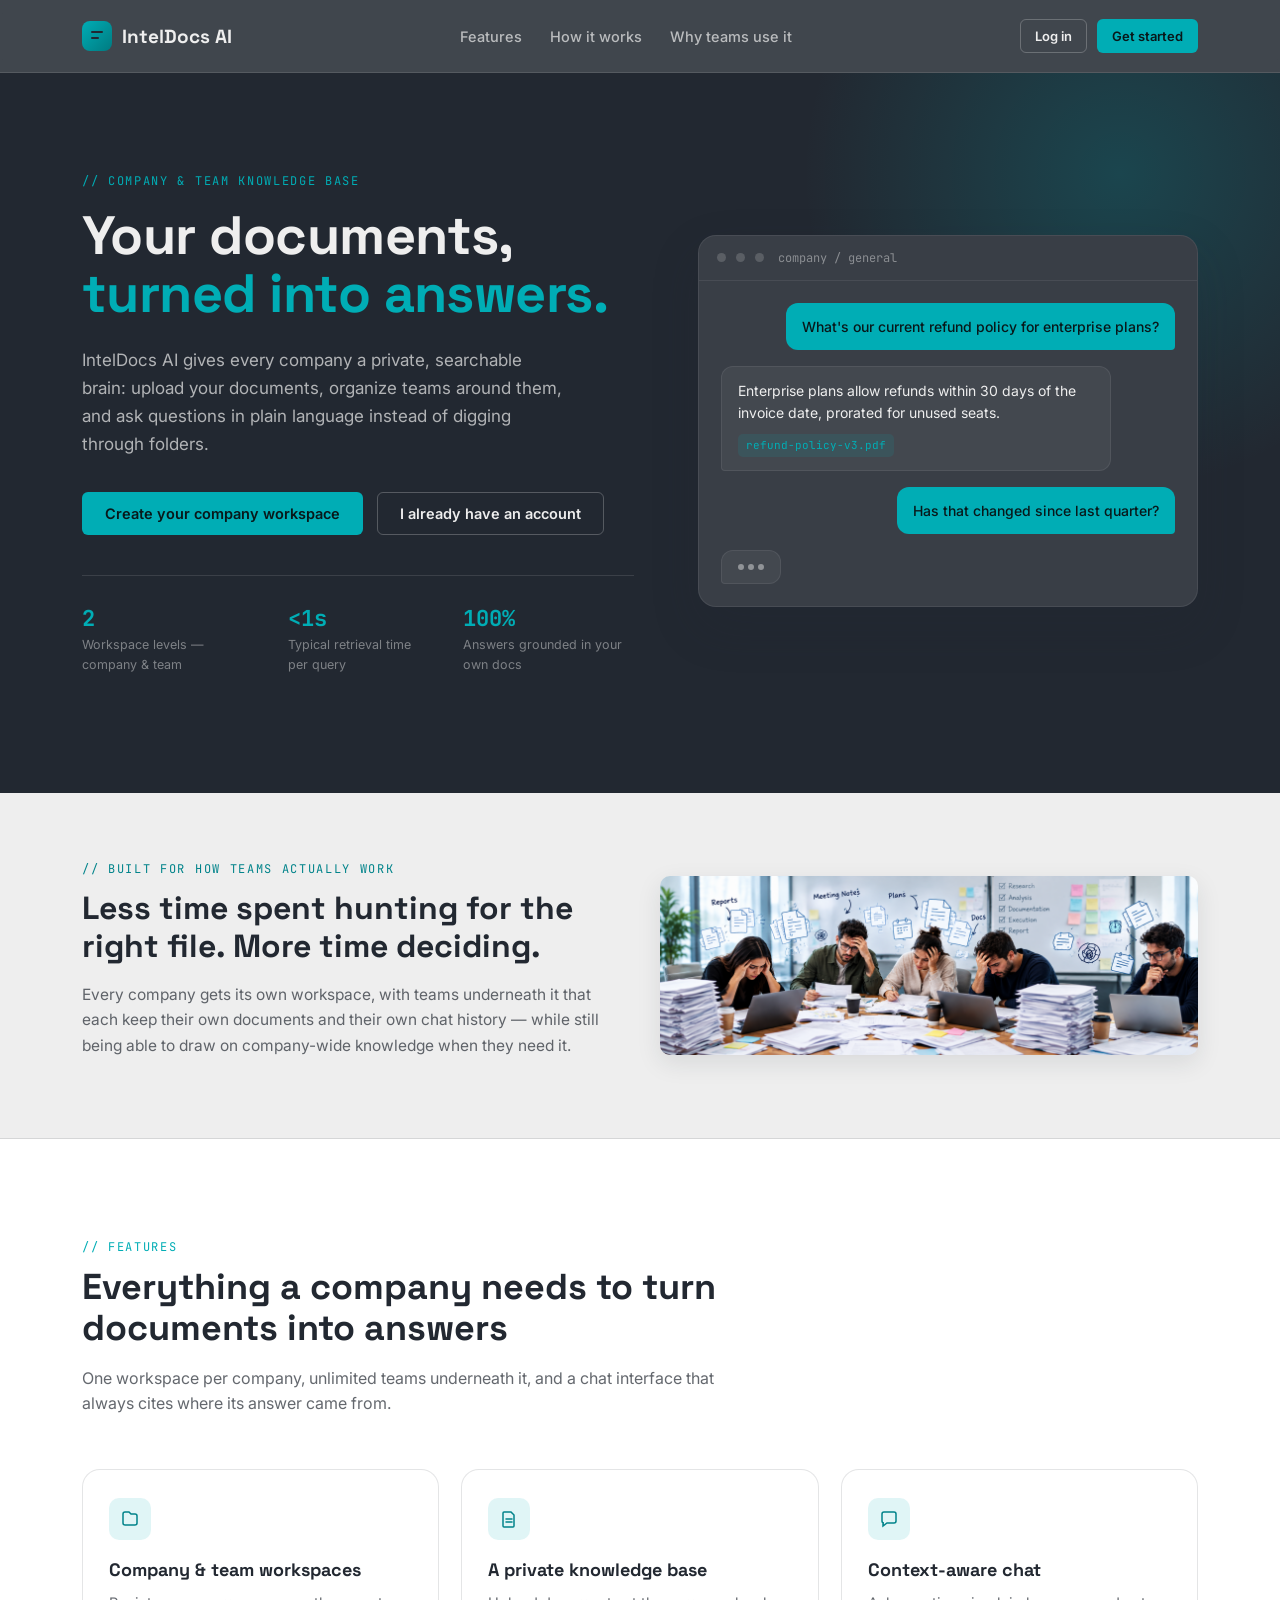
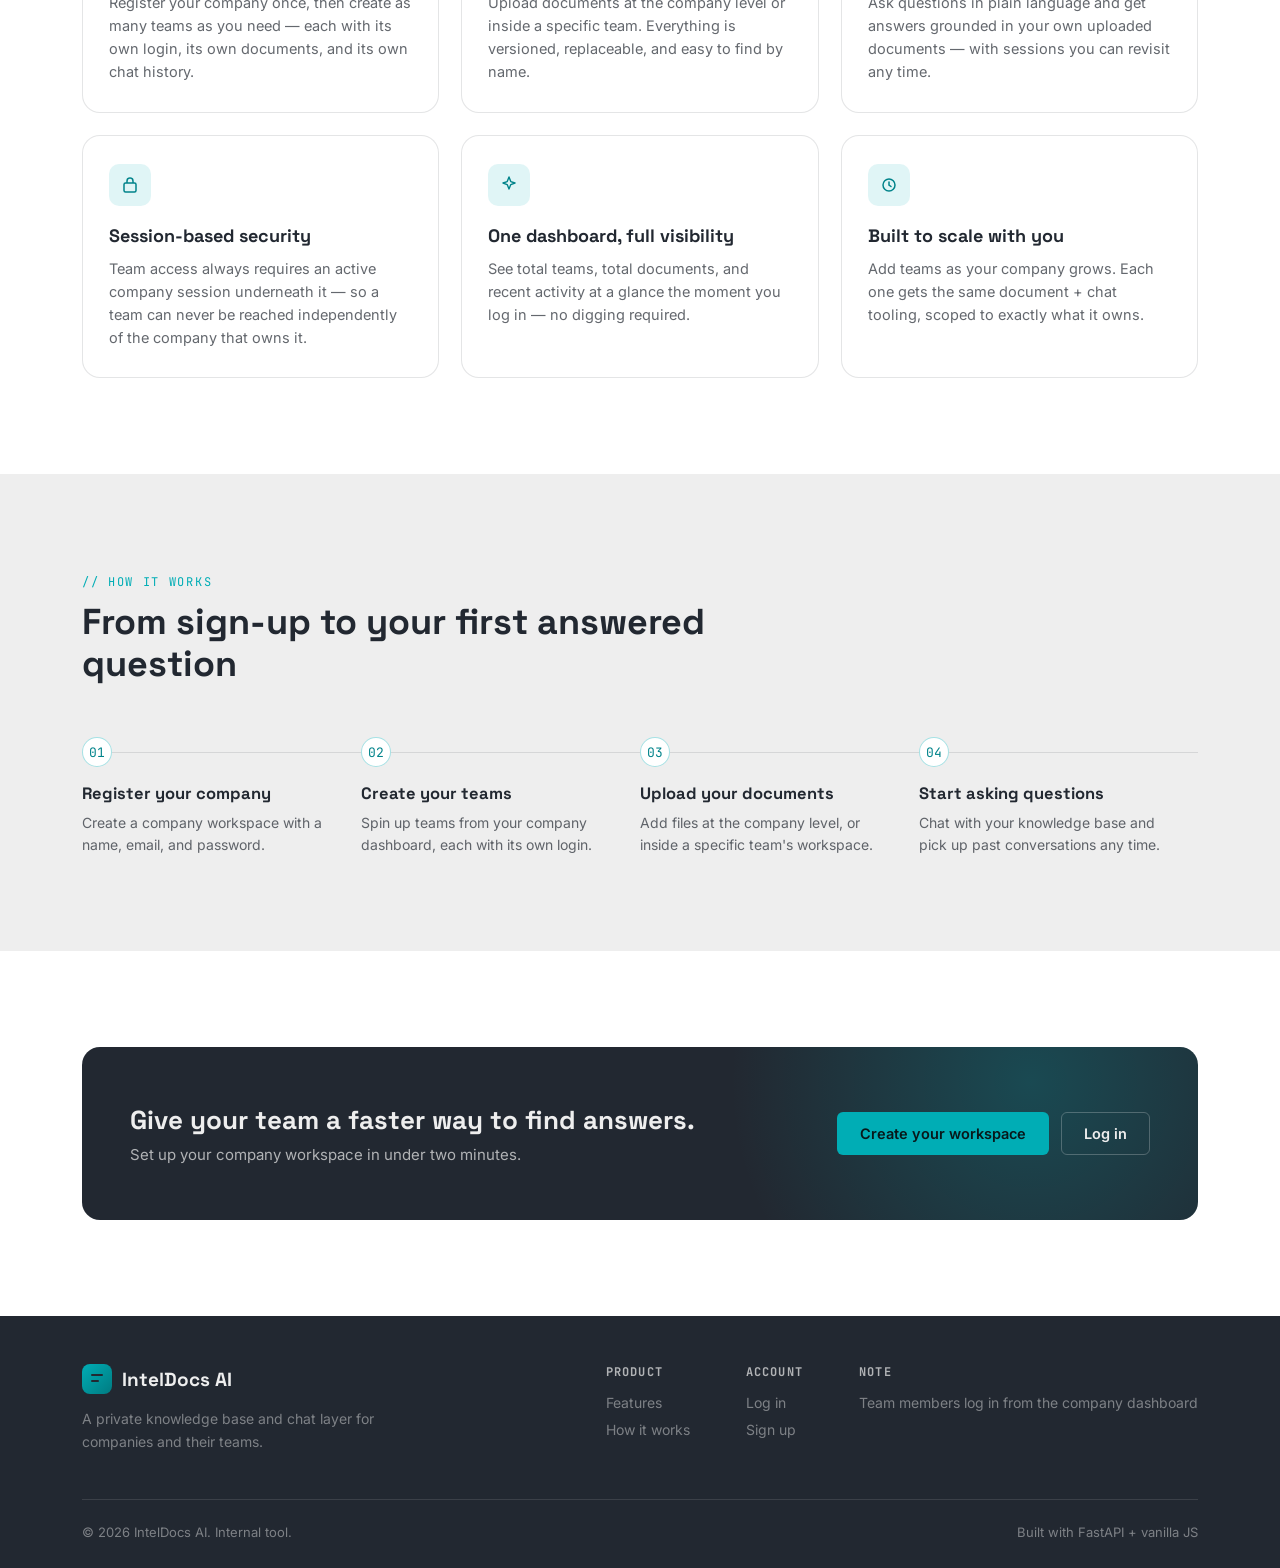
<file: frontend/index.html>
<!DOCTYPE html>
<html lang="en">
<head>
<meta charset="UTF-8" />
<meta name="viewport" content="width=device-width, initial-scale=1.0" />
<title>IntelDocs AI — Ask your company's knowledge, not a search bar</title>
<link rel="stylesheet" href="css/style.css" />
</head>
<body>

<!-- ============ NAV ============ -->
<header class="nav">
  <div class="container nav-inner">
    <a href="#" class="brand"><span class="brand-mark"></span> IntelDocs AI</a>
    <nav class="nav-links">
      <a href="#features">Features</a>
      <a href="#how-it-works">How it works</a>
      <a href="#proof">Why teams use it</a>
    </nav>
    <div class="nav-actions">
      <button class="btn btn-ghost-invert btn-sm" id="openLogin">Log in</button>
      <button class="btn btn-primary btn-sm" id="openSignup">Get started</button>
    </div>
    <button class="nav-toggle" id="navToggle" aria-label="Menu">
      <svg width="20" height="20" viewBox="0 0 20 20" fill="none"><path d="M2 5h16M2 10h16M2 15h16" stroke="currentColor" stroke-width="1.6" stroke-linecap="round"/></svg>
    </button>
  </div>
</header>

<!-- ============ HERO ============ -->
<section class="hero">
  <div class="container hero-grid">
    <div class="hero-copy">
      <span class="eyebrow">// Company &amp; team knowledge base</span>
      <h1>Your documents, <span class="accent">turned into answers.</span></h1>
      <p>IntelDocs AI gives every company a private, searchable brain: upload your documents, organize teams around them, and ask questions in plain language instead of digging through folders.</p>
      <div class="hero-actions">
        <button class="btn btn-primary" id="heroSignup">Create your company workspace</button>
        <button class="btn btn-ghost-invert" id="heroLogin">I already have an account</button>
      </div>
      <div class="hero-meta">
        <div><strong>2</strong><span>Workspace levels — company &amp; team</span></div>
        <div><strong>&lt;1s</strong><span>Typical retrieval time per query</span></div>
        <div><strong>100%</strong><span>Answers grounded in your own docs</span></div>
      </div>
    </div>
    <div class="chat-mock" aria-hidden="true">
      <div class="chat-mock-head">
        <span class="chat-mock-dot"></span><span class="chat-mock-dot"></span><span class="chat-mock-dot"></span>
        <span class="chat-mock-title">company / general</span>
      </div>
      <div class="chat-mock-body">
        <div class="bubble bubble-user">What's our current refund policy for enterprise plans?</div>
        <div class="bubble bubble-ai">
          Enterprise plans allow refunds within 30 days of the invoice date, prorated for unused seats.
          <span class="cite">refund-policy-v3.pdf</span>
        </div>
        <div class="bubble bubble-user">Has that changed since last quarter?</div>
        <div class="chat-mock-typing"><span></span><span></span><span></span></div>
      </div>
    </div>
  </div>
</section>

<!-- ============ PROOF STRIP ============ -->
<section class="proof" id="proof">
  <div class="container proof-grid">
    <div class="proof-text">
      <span class="eyebrow">// Built for how teams actually work</span>
      <h2>Less time spent hunting for the right file. More time deciding.</h2>
      <p>Every company gets its own workspace, with teams underneath it that each keep their own documents and their own chat history — while still being able to draw on company-wide knowledge when they need it.</p>
    </div>
    <div class="proof-images">
      <img src="images/ChatGPT%20Image%20Sep%208,%202026,%2004_44_32%20PM.png" alt="A team organizing reports, meeting notes, plans, and documents" />
    </div>
  </div>
</section>

<!-- ============ FEATURES ============ -->
<section class="section section-alt" id="features">
  <div class="container">
    <div class="section-head">
      <span class="eyebrow">// Features</span>
      <h2>Everything a company needs to turn documents into answers</h2>
      <p>One workspace per company, unlimited teams underneath it, and a chat interface that always cites where its answer came from.</p>
    </div>
    <div class="feature-grid">
      <div class="feature-card">
        <div class="feature-icon"><svg width="20" height="20" viewBox="0 0 20 20" fill="none"><path d="M3 5a2 2 0 012-2h4l2 2h4a2 2 0 012 2v7a2 2 0 01-2 2H5a2 2 0 01-2-2V5z" stroke="currentColor" stroke-width="1.5"/></svg></div>
        <h3>Company &amp; team workspaces</h3>
        <p>Register your company once, then create as many teams as you need — each with its own login, its own documents, and its own chat history.</p>
      </div>
      <div class="feature-card">
        <div class="feature-icon"><svg width="20" height="20" viewBox="0 0 20 20" fill="none"><path d="M5 3h7l3 3v11a1 1 0 01-1 1H5a1 1 0 01-1-1V4a1 1 0 011-1z" stroke="currentColor" stroke-width="1.5"/><path d="M7 10h6M7 13h6" stroke="currentColor" stroke-width="1.5" stroke-linecap="round"/></svg></div>
        <h3>A private knowledge base</h3>
        <p>Upload documents at the company level or inside a specific team. Everything is versioned, replaceable, and easy to find by name.</p>
      </div>
      <div class="feature-card">
        <div class="feature-icon"><svg width="20" height="20" viewBox="0 0 20 20" fill="none"><path d="M3 5a2 2 0 012-2h10a2 2 0 012 2v7a2 2 0 01-2 2H8l-4 3v-3H5a2 2 0 01-2-2V5z" stroke="currentColor" stroke-width="1.5"/></svg></div>
        <h3>Context-aware chat</h3>
        <p>Ask questions in plain language and get answers grounded in your own uploaded documents — with sessions you can revisit any time.</p>
      </div>
      <div class="feature-card">
        <div class="feature-icon"><svg width="20" height="20" viewBox="0 0 20 20" fill="none"><rect x="4" y="8" width="12" height="9" rx="1.5" stroke="currentColor" stroke-width="1.5"/><path d="M7 8V6a3 3 0 016 0v2" stroke="currentColor" stroke-width="1.5"/></svg></div>
        <h3>Session-based security</h3>
        <p>Team access always requires an active company session underneath it — so a team can never be reached independently of the company that owns it.</p>
      </div>
      <div class="feature-card">
        <div class="feature-icon"><svg width="20" height="20" viewBox="0 0 20 20" fill="none"><path d="M10 2l1.8 4.6L16 8l-4.2 1.6L10 14l-1.8-4.4L4 8l4.2-1.4L10 2z" stroke="currentColor" stroke-width="1.4" stroke-linejoin="round"/></svg></div>
        <h3>One dashboard, full visibility</h3>
        <p>See total teams, total documents, and recent activity at a glance the moment you log in — no digging required.</p>
      </div>
      <div class="feature-card">
        <div class="feature-icon"><svg width="20" height="20" viewBox="0 0 20 20" fill="none"><path d="M4 10a6 6 0 1112 0 6 6 0 01-12 0z" stroke="currentColor" stroke-width="1.5"/><path d="M10 7v3l2 1.5" stroke="currentColor" stroke-width="1.5" stroke-linecap="round"/></svg></div>
        <h3>Built to scale with you</h3>
        <p>Add teams as your company grows. Each one gets the same document + chat tooling, scoped to exactly what it owns.</p>
      </div>
    </div>
  </div>
</section>

<!-- ============ HOW IT WORKS ============ -->
<section class="section" id="how-it-works">
  <div class="container">
    <div class="section-head">
      <span class="eyebrow">// How it works</span>
      <h2>From sign-up to your first answered question</h2>
    </div>
    <div class="steps">
      <div class="step">
        <div class="step-num">01</div>
        <h4>Register your company</h4>
        <p>Create a company workspace with a name, email, and password.</p>
      </div>
      <div class="step">
        <div class="step-num">02</div>
        <h4>Create your teams</h4>
        <p>Spin up teams from your company dashboard, each with its own login.</p>
      </div>
      <div class="step">
        <div class="step-num">03</div>
        <h4>Upload your documents</h4>
        <p>Add files at the company level, or inside a specific team's workspace.</p>
      </div>
      <div class="step">
        <div class="step-num">04</div>
        <h4>Start asking questions</h4>
        <p>Chat with your knowledge base and pick up past conversations any time.</p>
      </div>
    </div>
  </div>
</section>

<!-- ============ CTA ============ -->
<section class="section section-alt">
  <div class="container">
    <div class="cta-band">
      <div class="cta-band-text">
        <h2>Give your team a faster way to find answers.</h2>
        <p>Set up your company workspace in under two minutes.</p>
      </div>
      <div class="cta-band-actions">
        <button class="btn btn-primary" id="ctaSignup">Create your workspace</button>
        <button class="btn btn-ghost-invert" id="ctaLogin">Log in</button>
      </div>
    </div>
  </div>
</section>

<!-- ============ FOOTER ============ -->
<footer class="footer">
  <div class="container">
    <div class="footer-top">
      <div>
        <div class="brand"><span class="brand-mark"></span> IntelDocs AI</div>
        <p>A private knowledge base and chat layer for companies and their teams.</p>
      </div>
      <div class="footer-links">
        <div class="footer-col">
          <h5>Product</h5>
          <a href="#features">Features</a>
          <a href="#how-it-works">How it works</a>
        </div>
        <div class="footer-col">
          <h5>Account</h5>
          <a href="#" id="footerLogin">Log in</a>
          <a href="#" id="footerSignup">Sign up</a>
        </div>
        <div class="footer-col">
          <h5>Note</h5>
          <a href="company-dashboard.html">Team members log in from the company dashboard</a>
        </div>
      </div>
    </div>
    <div class="footer-bottom">
      <span>© 2026 IntelDocs AI. Internal tool.</span>
      <span>Built with FastAPI + vanilla JS</span>
    </div>
  </div>
</footer>

<!-- ============ AUTH MODAL ============ -->
<div class="modal-overlay" id="authOverlay">
  <div class="modal">
    <button class="modal-close" id="authClose" aria-label="Close">
      <svg width="16" height="16" viewBox="0 0 16 16" fill="none"><path d="M2 2l12 12M14 2L2 14" stroke="currentColor" stroke-width="1.6" stroke-linecap="round"/></svg>
    </button>

    <div class="tab-switch">
      <button id="tabLogin" class="active">Log in</button>
      <button id="tabSignup">Sign up</button>
    </div>

    <!-- LOGIN FORM -->
    <div id="loginPane">
      <h2>Welcome back</h2>
      <p class="modal-sub">Log in to your company workspace.</p>
      <div class="form-msg" id="loginMsg"></div>
      <form id="loginForm">
        <div class="field">
          <label for="loginName">Company name</label>
          <input type="text" id="loginName" required autocomplete="organization" />
        </div>
        <div class="field">
          <label for="loginPassword">Password</label>
          <input type="password" id="loginPassword" required autocomplete="current-password" />
        </div>
        <button type="submit" class="btn btn-primary btn-block" id="loginSubmit">Log in</button>
      </form>
      <p class="form-foot">New here? <button id="toSignup">Create a company account</button></p>
    </div>

    <!-- SIGNUP FORM -->
    <div id="signupPane" style="display:none">
      <h2>Create your workspace</h2>
      <p class="modal-sub">Set up a company account to get started.</p>
      <div class="form-msg" id="signupMsg"></div>
      <form id="signupForm">
        <div class="field">
          <label for="signupName">Company name</label>
          <input type="text" id="signupName" required autocomplete="organization" />
        </div>
        <div class="field">
          <label for="signupEmail">Work email</label>
          <input type="email" id="signupEmail" required autocomplete="email" />
        </div>
        <div class="field">
          <label for="signupPassword">Password</label>
          <input type="password" id="signupPassword" required autocomplete="new-password" />
        </div>
        <button type="submit" class="btn btn-primary btn-block" id="signupSubmit">Create account</button>
      </form>
      <p class="form-foot">Already registered? <button id="toLogin">Log in instead</button></p>
    </div>
  </div>
</div>

<script src="js/config.js"></script>
<script src="js/api.js"></script>
<script src="js/auth.js"></script>
</body>
</html>
</file>
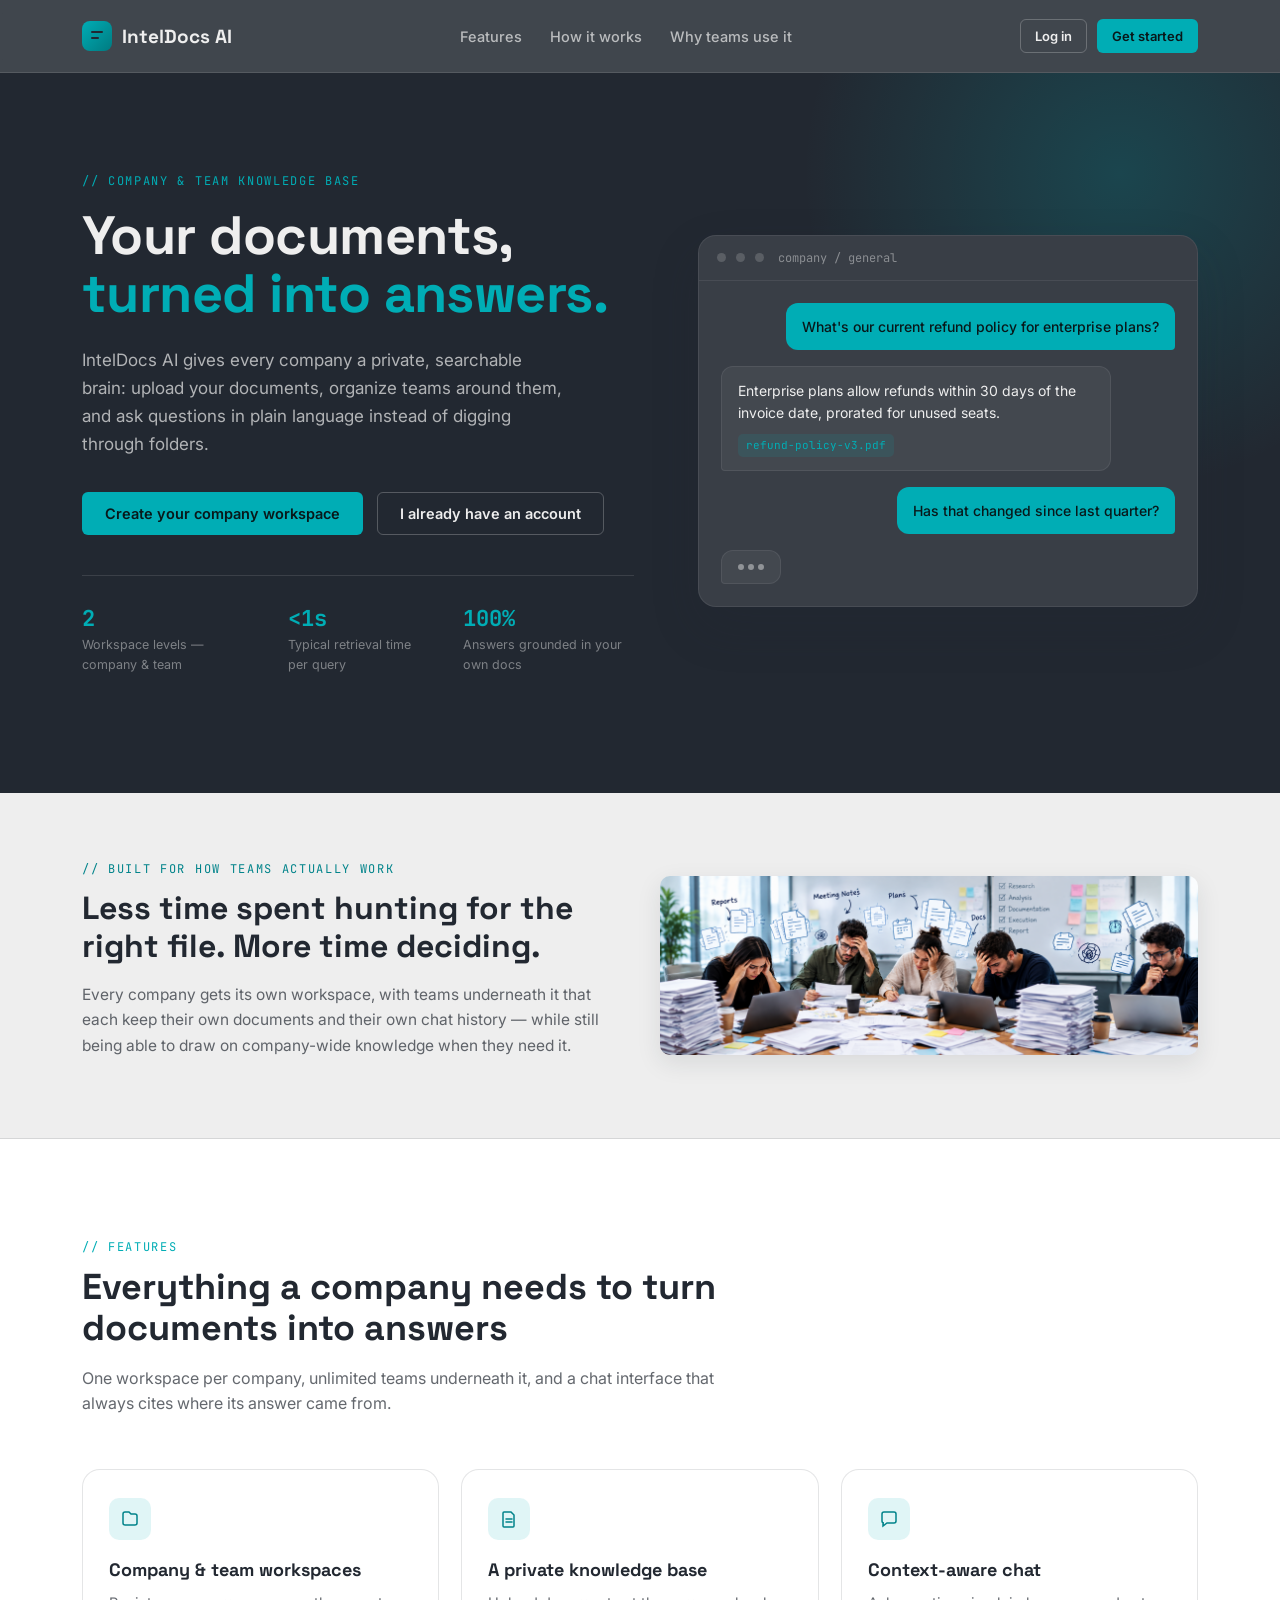
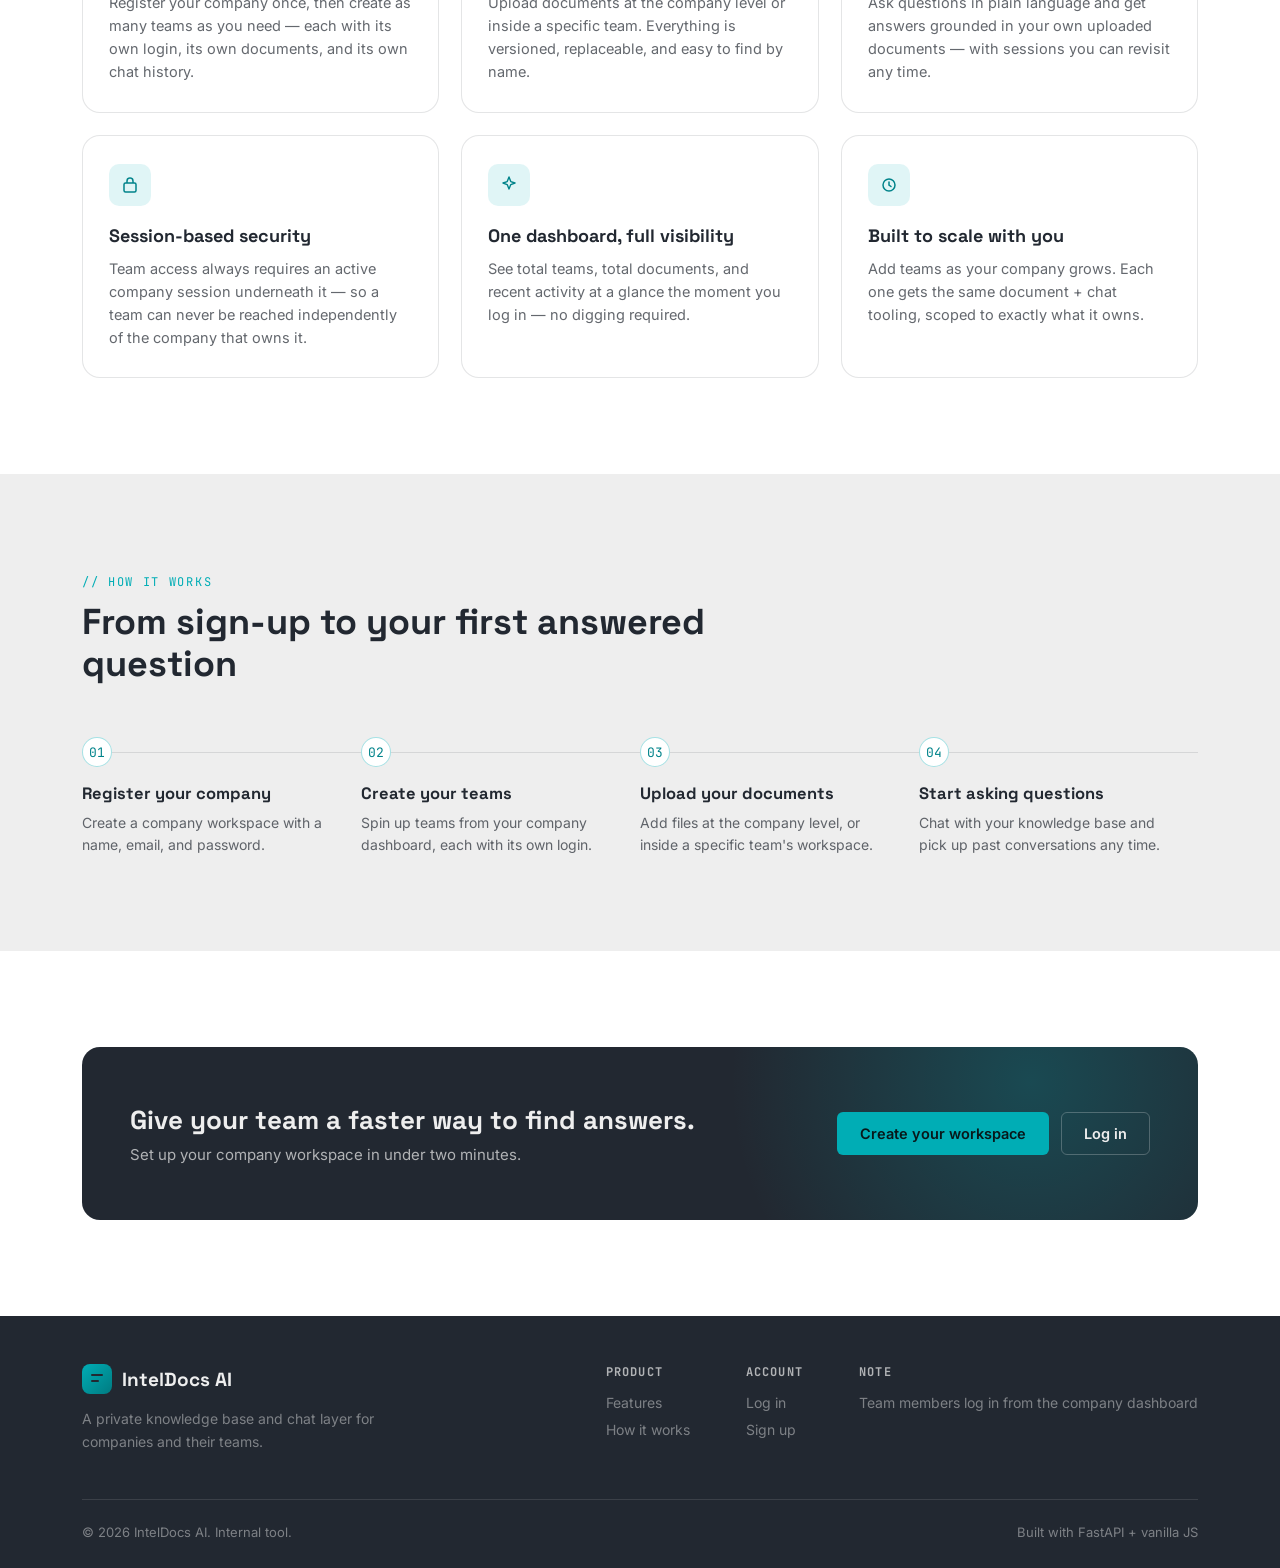
<file: frontend/company-dashboard.html>
<!DOCTYPE html>
<html lang="en">
<head>
<meta charset="UTF-8" />
<meta name="viewport" content="width=device-width, initial-scale=1.0" />
<title>Company Dashboard — IntelDocs AI</title>
<link rel="stylesheet" href="css/style.css" />
</head>
<body>

<button class="mobile-sidebar-toggle" id="mobileSidebarToggle" aria-label="Open menu">
  <svg width="20" height="20" viewBox="0 0 20 20" fill="none"><path d="M3 5h14M3 10h14M3 15h14" stroke="currentColor" stroke-width="1.5" stroke-linecap="round"/></svg>
</button>

<div class="app-shell">
  <div class="mobile-topbar">
    <div class="mobile-nav-strip">
      <button class="mobile-nav-link active" data-view="overview">Overview</button>
      <button class="mobile-nav-link" data-view="teams">Teams</button>
      <button class="mobile-nav-link" data-view="documents">Documents</button>
      <button class="mobile-nav-link" data-view="chat">Chat</button>
      <button class="mobile-logout-btn" id="mobileLogoutBtn">Log out</button>
    </div>
  </div>
  <!-- ============ SIDEBAR ============ -->
  <aside class="sidebar" id="sidebar">
    <a href="index.html" class="brand"><span class="brand-mark"></span> IntelDocs AI</a>

    <div class="sidebar-nav">
      <span class="sidebar-section-label">Workspace</span>
      <button class="sidebar-link active" data-view="overview">
        <svg width="17" height="17" viewBox="0 0 20 20" fill="none"><rect x="3" y="3" width="6" height="6" rx="1" stroke="currentColor" stroke-width="1.4"/><rect x="11" y="3" width="6" height="6" rx="1" stroke="currentColor" stroke-width="1.4"/><rect x="3" y="11" width="6" height="6" rx="1" stroke="currentColor" stroke-width="1.4"/><rect x="11" y="11" width="6" height="6" rx="1" stroke="currentColor" stroke-width="1.4"/></svg>
        Overview
      </button>
      <button class="sidebar-link" data-view="teams">
        <svg width="17" height="17" viewBox="0 0 20 20" fill="none"><circle cx="7" cy="7" r="2.6" stroke="currentColor" stroke-width="1.4"/><circle cx="14" cy="8" r="2.1" stroke="currentColor" stroke-width="1.4"/><path d="M2.5 16c.5-2.8 2.3-4.3 4.5-4.3s4 1.5 4.5 4.3M11.5 16c.4-2.2 1.7-3.4 3.3-3.4s2.9 1.2 3.3 3.4" stroke="currentColor" stroke-width="1.4" stroke-linecap="round"/></svg>
        Teams
      </button>
      <button class="sidebar-link" data-view="documents">
        <svg width="17" height="17" viewBox="0 0 20 20" fill="none"><path d="M5 3h7l3 3v11a1 1 0 01-1 1H5a1 1 0 01-1-1V4a1 1 0 011-1z" stroke="currentColor" stroke-width="1.4"/><path d="M7 10h6M7 13h6" stroke="currentColor" stroke-width="1.4" stroke-linecap="round"/></svg>
        Documents
      </button>
      <button class="sidebar-link" data-view="chat">
        <svg width="17" height="17" viewBox="0 0 20 20" fill="none"><path d="M3 5a2 2 0 012-2h10a2 2 0 012 2v7a2 2 0 01-2 2H8l-4 3v-3H5a2 2 0 01-2-2V5z" stroke="currentColor" stroke-width="1.4"/></svg>
        Chat
      </button>
    </div>

    <div class="sidebar-foot">
      <div class="sidebar-identity">
        <div class="identity-avatar" id="companyInitial">C</div>
        <div class="identity-info">
          <strong id="companyNameLabel">Company</strong>
          <span>Company workspace</span>
        </div>
      </div>
      <button class="btn btn-ghost-invert btn-sm btn-block" id="logoutBtn">Log out</button>
    </div>
  </aside>

  <!-- ============ MAIN ============ -->
  <main class="main">

    <!-- ---------------- OVERVIEW ---------------- -->
    <section class="view active" id="view-overview">
      <div class="main-head">
        <div>
          <h1>Overview</h1>
          <p>Everything about your company workspace, at a glance.</p>
        </div>
      </div>

      <div class="stat-grid">
        <div class="stat-card">
          <div class="stat-label">Total teams</div>
          <div class="stat-value accent" id="statTeams">—</div>
        </div>
        <div class="stat-card">
          <div class="stat-label">Total documents</div>
          <div class="stat-value" id="statDocs">—</div>
        </div>
        <div class="stat-card">
          <div class="stat-label">Company name</div>
          <div class="stat-value" id="statCompanyName" style="font-size:19px;">—</div>
        </div>
        <div class="stat-card">
          <div class="stat-label">Workspace</div>
          <div class="stat-value" style="font-size:19px;">Company</div>
        </div>
      </div>

      <div class="panel">
        <div class="panel-head">
          <div>
            <h3>Teams</h3>
            <p class="hint">A quick look at the teams under your company.</p>
          </div>
          <button class="btn btn-ghost btn-sm" data-view="teams">Manage teams →</button>
        </div>
        <div id="overviewTeamsTable"><div class="empty-state"><p>Loading…</p></div></div>
      </div>
    </section>

    <!-- ---------------- TEAMS ---------------- -->
    <section class="view" id="view-teams">
      <div class="main-head">
        <div>
          <h1>Teams</h1>
          <p>Create teams and hand out their own login to work in a scoped workspace.</p>
        </div>
        <button class="btn btn-primary" id="openCreateTeam">+ Create team</button>
      </div>

      <div class="panel">
        <div class="panel-head">
          <h3>All teams</h3>
        </div>
        <div id="teamsTable"><div class="empty-state"><p>Loading…</p></div></div>
      </div>
    </section>

    <!-- ---------------- DOCUMENTS ---------------- -->
    <section class="view" id="view-documents">
      <div class="main-head">
        <div>
          <h1>Documents</h1>
          <p>Company-wide documents, available to every team's chat.</p>
        </div>
      </div>

      <div class="panel">
        <div class="panel-head">
          <h3>Upload a document</h3>
          <p class="hint">Uploaded here, it becomes part of the company-wide knowledge base.</p>
        </div>
        <label class="upload-drop" id="uploadDrop">
          <svg width="26" height="26" viewBox="0 0 24 24" fill="none"><path d="M12 16V5M7 9l5-5 5 5M5 19h14" stroke="currentColor" stroke-width="1.5" stroke-linecap="round" stroke-linejoin="round"/></svg>
          <p>Click to choose a file, or drag it here</p>
          <span id="uploadFileName">PDF, DOCX, TXT — one at a time</span>
          <input type="file" id="companyFileInput" />
        </label>
      </div>

      <div class="panel">
        <div class="panel-head">
          <h3>All company documents</h3>
          <button class="btn btn-ghost btn-sm" id="refreshCompanyDocs">Refresh</button>
        </div>
        <div id="companyDocsTable"><div class="empty-state"><p>Loading…</p></div></div>
      </div>
    </section>

    <!-- ---------------- CHAT ---------------- -->
    <section class="view" id="view-chat">
      <div class="main-head">
        <div>
          <h1>Company chat</h1>
          <p>Ask questions across all company-wide documents.</p>
        </div>
        <button class="btn btn-ghost btn-sm" id="newChatBtn">+ New session</button>
      </div>

      <div class="chat-layout">
        <div class="chat-sessions" id="sessionsList">
          <div class="empty-state"><p>No sessions yet</p></div>
        </div>
        <div class="chat-window">
          <div class="chat-messages" id="chatMessages">
            <div class="empty-state">
              <svg width="34" height="34" viewBox="0 0 20 20" fill="none"><path d="M3 5a2 2 0 012-2h10a2 2 0 012 2v7a2 2 0 01-2 2H8l-4 3v-3H5a2 2 0 01-2-2V5z" stroke="currentColor" stroke-width="1.3"/></svg>
              <p>Start a conversation</p>
              <span>Ask anything about your company's documents.</span>
            </div>
          </div>
          <div class="chat-input-row">
            <input type="text" id="chatInput" placeholder="Ask about your company's documents…" />
            <button class="btn btn-primary" id="chatSendBtn">Send</button>
          </div>
        </div>
      </div>
    </section>

  </main>
</div>

<!-- ============ CREATE / EDIT TEAM MODAL ============ -->
<div class="modal-overlay" id="teamModalOverlay">
  <div class="modal">
    <button class="modal-close" id="teamModalClose">
      <svg width="16" height="16" viewBox="0 0 16 16" fill="none"><path d="M2 2l12 12M14 2L2 14" stroke="currentColor" stroke-width="1.6" stroke-linecap="round"/></svg>
    </button>
    <h2 id="teamModalTitle">Create a team</h2>
    <p class="modal-sub">Teams get their own name, password, and scoped workspace.</p>
    <div class="form-msg" id="teamModalMsg"></div>
    <form id="teamForm">
      <input type="hidden" id="teamOriginalName" />
      <div class="field">
        <label for="teamName">Team name</label>
        <input type="text" id="teamName" required />
      </div>
      <div class="field">
        <label for="teamDescription">Description</label>
        <textarea id="teamDescription" placeholder="What this team works on"></textarea>
      </div>
      <div class="field">
        <label for="teamPassword">Team password</label>
        <input type="password" id="teamPassword" placeholder="Leave blank to keep unchanged (edit only)" />
      </div>
      <button type="submit" class="btn btn-primary btn-block" id="teamFormSubmit">Create team</button>
    </form>
  </div>
</div>

<!-- ============ TEAM LOGIN MODAL (per-team access) ============ -->
<div class="modal-overlay" id="teamLoginOverlay">
  <div class="modal">
    <button class="modal-close" id="teamLoginClose">
      <svg width="16" height="16" viewBox="0 0 16 16" fill="none"><path d="M2 2l12 12M14 2L2 14" stroke="currentColor" stroke-width="1.6" stroke-linecap="round"/></svg>
    </button>
    <h2>Log in to <span id="teamLoginName">team</span></h2>
    <p class="modal-sub">This opens that team's own workspace, without ending your company session.</p>
    <div class="form-msg" id="teamLoginMsg"></div>
    <form id="teamLoginForm">
      <div class="field">
        <label for="teamLoginPassword">Team password</label>
        <input type="password" id="teamLoginPassword" required />
      </div>
      <button type="submit" class="btn btn-primary btn-block" id="teamLoginSubmit">Enter team workspace</button>
    </form>
  </div>
</div>

<script src="js/config.js"></script>
<script src="js/api.js"></script>
<script src="js/company-dashboard.js"></script>
</body>
</html>
</file>
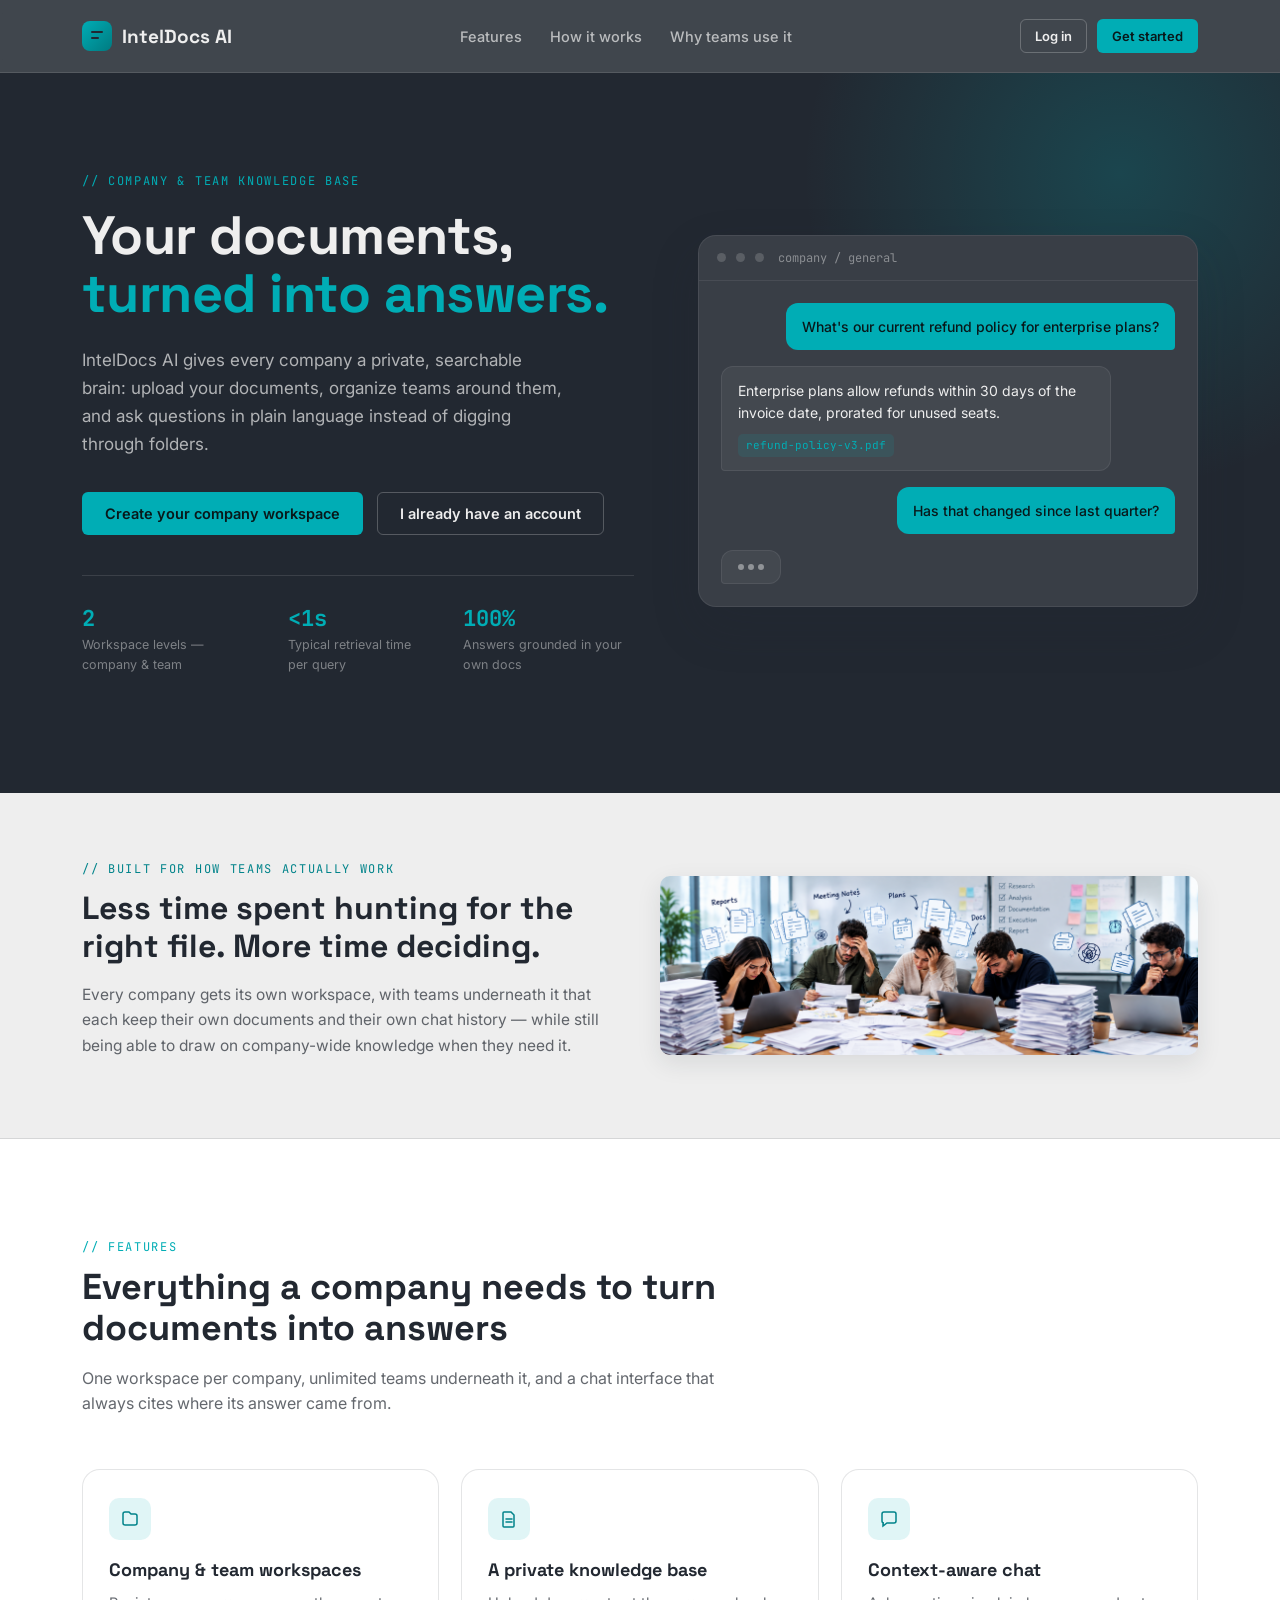
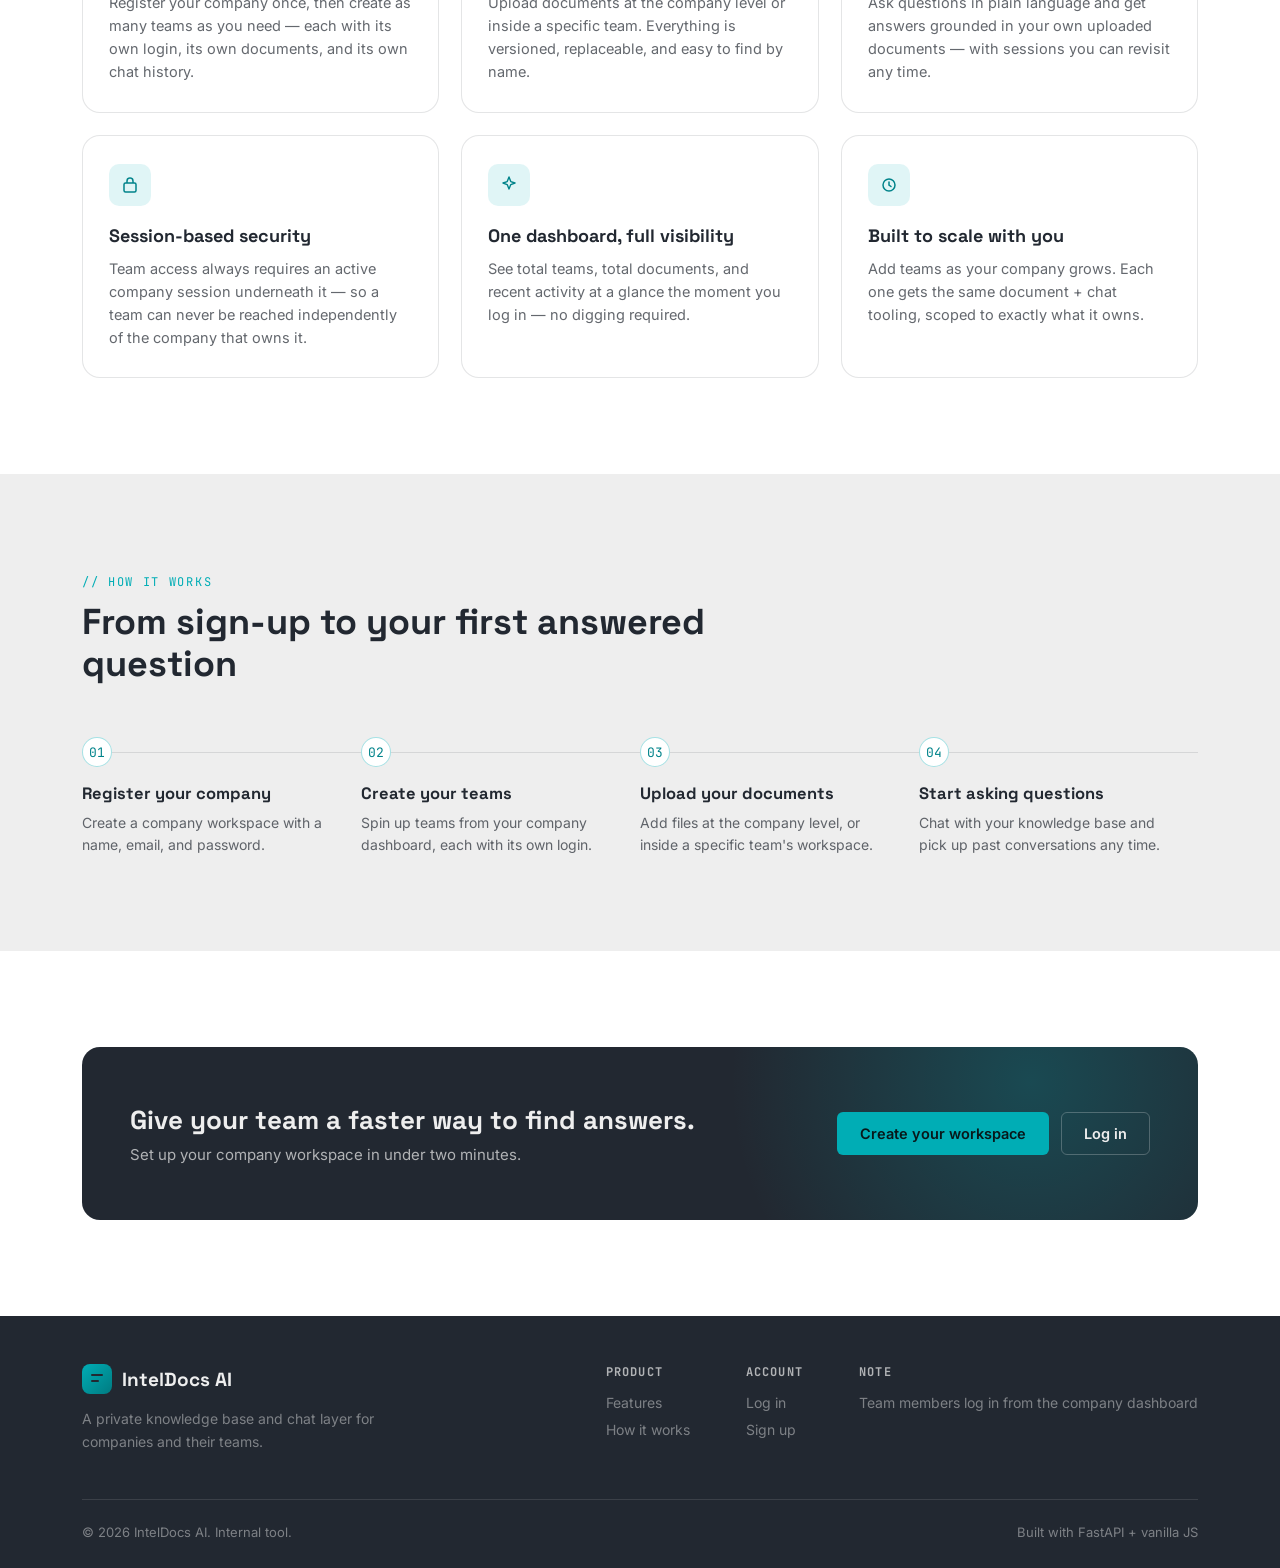
<file: frontend/team-dashboard.html>
<!DOCTYPE html>
<html lang="en">
<head>
<meta charset="UTF-8" />
<meta name="viewport" content="width=device-width, initial-scale=1.0" />
<title>Team Dashboard — IntelDocs AI</title>
<link rel="stylesheet" href="css/style.css" />
</head>
<body>

<button class="mobile-sidebar-toggle" id="mobileSidebarToggle" aria-label="Open menu">
  <svg width="20" height="20" viewBox="0 0 20 20" fill="none"><path d="M3 5h14M3 10h14M3 15h14" stroke="currentColor" stroke-width="1.5" stroke-linecap="round"/></svg>
</button>

<div class="app-shell">
  <div class="mobile-topbar">
    <div class="mobile-nav-strip">
      <button class="mobile-nav-link active" data-view="overview">Overview</button>
      <button class="mobile-nav-link" data-view="documents">Documents</button>
      <button class="mobile-nav-link" data-view="chat">Chat</button>
      <button class="mobile-logout-btn" id="mobileLogoutBtn">Log out</button>
    </div>
  </div>
  <!-- ============ SIDEBAR ============ -->
  <aside class="sidebar" id="sidebar">
    <a href="index.html" class="brand"><span class="brand-mark"></span> IntelDocs AI</a>

    <div class="sidebar-nav">
      <span class="sidebar-section-label">Team workspace</span>
      <button class="sidebar-link active" data-view="overview">
        <svg width="17" height="17" viewBox="0 0 20 20" fill="none"><rect x="3" y="3" width="6" height="6" rx="1" stroke="currentColor" stroke-width="1.4"/><rect x="11" y="3" width="6" height="6" rx="1" stroke="currentColor" stroke-width="1.4"/><rect x="3" y="11" width="6" height="6" rx="1" stroke="currentColor" stroke-width="1.4"/><rect x="11" y="11" width="6" height="6" rx="1" stroke="currentColor" stroke-width="1.4"/></svg>
        Overview
      </button>
      <button class="sidebar-link" data-view="documents">
        <svg width="17" height="17" viewBox="0 0 20 20" fill="none"><path d="M5 3h7l3 3v11a1 1 0 01-1 1H5a1 1 0 01-1-1V4a1 1 0 011-1z" stroke="currentColor" stroke-width="1.4"/><path d="M7 10h6M7 13h6" stroke="currentColor" stroke-width="1.4" stroke-linecap="round"/></svg>
        Documents
      </button>
      <button class="sidebar-link" data-view="chat">
        <svg width="17" height="17" viewBox="0 0 20 20" fill="none"><path d="M3 5a2 2 0 012-2h10a2 2 0 012 2v7a2 2 0 01-2 2H8l-4 3v-3H5a2 2 0 01-2-2V5z" stroke="currentColor" stroke-width="1.4"/></svg>
        Chat
      </button>
    </div>

    <div class="sidebar-foot">
      <a href="company-dashboard.html" class="sidebar-link" style="margin-bottom:6px;">
        <svg width="17" height="17" viewBox="0 0 20 20" fill="none"><path d="M12 4l-6 6 6 6" stroke="currentColor" stroke-width="1.5" stroke-linecap="round" stroke-linejoin="round"/></svg>
        Back to company
      </a>
      <div class="sidebar-identity">
        <div class="identity-avatar" id="teamInitial">T</div>
        <div class="identity-info">
          <strong id="teamNameLabel">Team</strong>
          <span id="companyOfTeamLabel">under company</span>
        </div>
      </div>
      <button class="btn btn-ghost-invert btn-sm btn-block" id="logoutBtn">Log out of team</button>
    </div>
  </aside>

  <!-- ============ MAIN ============ -->
  <main class="main">

    <!-- ---------------- OVERVIEW ---------------- -->
    <section class="view active" id="view-overview">
      <div class="main-head">
        <div>
          <h1>Team overview</h1>
          <p>What's inside this team's workspace.</p>
        </div>
      </div>

      <div class="stat-grid">
        <div class="stat-card">
          <div class="stat-label">Team documents</div>
          <div class="stat-value accent" id="statDocs">—</div>
        </div>
        <div class="stat-card">
          <div class="stat-label">Team name</div>
          <div class="stat-value" id="statTeamName" style="font-size:19px;">—</div>
        </div>
        <div class="stat-card">
          <div class="stat-label">Workspace</div>
          <div class="stat-value" style="font-size:19px;">Team</div>
        </div>
      </div>

      <div class="panel">
        <div class="panel-head">
          <div>
            <h3>Recent documents</h3>
            <p class="hint">Documents uploaded to this team's workspace.</p>
          </div>
          <button class="btn btn-ghost btn-sm" data-view="documents">Manage documents →</button>
        </div>
        <div id="overviewDocsTable"><div class="empty-state"><p>Loading…</p></div></div>
      </div>
    </section>

    <!-- ---------------- DOCUMENTS ---------------- -->
    <section class="view" id="view-documents">
      <div class="main-head">
        <div>
          <h1>Team documents</h1>
          <p>Documents uploaded here are only visible to this team's chat.</p>
        </div>
      </div>

      <div class="panel">
        <div class="panel-head">
          <h3>Upload a document</h3>
        </div>
        <label class="upload-drop" id="uploadDrop">
          <svg width="26" height="26" viewBox="0 0 24 24" fill="none"><path d="M12 16V5M7 9l5-5 5 5M5 19h14" stroke="currentColor" stroke-width="1.5" stroke-linecap="round" stroke-linejoin="round"/></svg>
          <p>Click to choose a file, or drag it here</p>
          <span id="uploadFileName">PDF, DOCX, TXT — one at a time</span>
          <input type="file" id="teamFileInput" />
        </label>
      </div>

      <div class="panel">
        <div class="panel-head">
          <h3>All team documents</h3>
          <button class="btn btn-ghost btn-sm" id="refreshTeamDocs">Refresh</button>
        </div>
        <div id="teamDocsTable"><div class="empty-state"><p>Loading…</p></div></div>
      </div>
    </section>

    <!-- ---------------- CHAT ---------------- -->
    <section class="view" id="view-chat">
      <div class="main-head">
        <div>
          <h1>Team chat</h1>
          <p>Ask questions grounded in this team's documents.</p>
        </div>
        <button class="btn btn-ghost btn-sm" id="newChatBtn">+ New session</button>
      </div>

      <div class="chat-layout">
        <div class="chat-sessions" id="sessionsList">
          <div class="empty-state"><p>No sessions yet</p></div>
        </div>
        <div class="chat-window">
          <div class="chat-messages" id="chatMessages">
            <div class="empty-state">
              <svg width="34" height="34" viewBox="0 0 20 20" fill="none"><path d="M3 5a2 2 0 012-2h10a2 2 0 012 2v7a2 2 0 01-2 2H8l-4 3v-3H5a2 2 0 01-2-2V5z" stroke="currentColor" stroke-width="1.3"/></svg>
              <p>Start a conversation</p>
              <span>Ask anything about this team's documents.</span>
            </div>
          </div>
          <div class="chat-input-row">
            <input type="text" id="chatInput" placeholder="Ask about this team's documents…" />
            <button class="btn btn-primary" id="chatSendBtn">Send</button>
          </div>
        </div>
      </div>
    </section>

  </main>
</div>

<script src="js/config.js"></script>
<script src="js/api.js"></script>
<script src="js/team-dashboard.js"></script>
</body>
</html>
</file>
<file: frontend/css/style.css>
/* =========================================================
   IntelDocs AI — Design System
   Palette: #222831 (ink) · #393E46 (slate) · #00ADB5 (signal) · #EEEEEE (paper)
   ========================================================= */

@import url('https://fonts.googleapis.com/css2?family=Space+Grotesk:wght@400;500;600;700&family=Inter:wght@400;500;600&family=JetBrains+Mono:wght@400;500&display=swap');

:root {
  --ink: #222831;
  --slate: #393E46;
  --signal: #00ADB5;
  --signal-dim: #00838a;
  --paper: #EEEEEE;
  --paper-100: #ffffff;
  --ink-70: rgba(34, 40, 49, 0.7);
  --ink-45: rgba(34, 40, 49, 0.45);
  --paper-70: rgba(238, 238, 238, 0.7);
  --paper-45: rgba(238, 238, 238, 0.45);
  --line: rgba(238, 238, 238, 0.12);
  --line-dark: rgba(34, 40, 49, 0.12);

  --font-display: 'Space Grotesk', sans-serif;
  --font-body: 'Inter', sans-serif;
  --font-mono: 'JetBrains Mono', monospace;

  --radius-sm: 6px;
  --radius-md: 10px;
  --radius-lg: 18px;

  --shadow-1: 0 1px 2px rgba(34,40,49,0.06), 0 1px 1px rgba(34,40,49,0.04);
  --shadow-2: 0 8px 24px rgba(34,40,49,0.10);
  --shadow-3: 0 20px 48px rgba(34,40,49,0.18);

  --ease: cubic-bezier(.16,.8,.24,1);
}

* { box-sizing: border-box; }
html { scroll-behavior: smooth; }

body {
  margin: 0;
  font-family: var(--font-body);
  background: var(--paper);
  color: var(--ink);
  -webkit-font-smoothing: antialiased;
}

img { max-width: 100%; display: block; }
a { color: inherit; text-decoration: none; }
button { font-family: inherit; cursor: pointer; }
ul { list-style: none; margin: 0; padding: 0; }

@media (prefers-reduced-motion: reduce) {
  *, *::before, *::after { animation-duration: 0.001ms !important; transition-duration: 0.001ms !important; scroll-behavior: auto !important; }
}

:focus-visible {
  outline: 2px solid var(--signal);
  outline-offset: 2px;
}

.container {
  width: 100%;
  max-width: 1180px;
  margin: 0 auto;
  padding: 0 32px;
}

.eyebrow {
  font-family: var(--font-mono);
  font-size: 12px;
  letter-spacing: 0.14em;
  text-transform: uppercase;
  color: var(--signal);
}

/* =========================== Buttons =========================== */

.btn {
  display: inline-flex;
  align-items: center;
  justify-content: center;
  gap: 8px;
  border: 1px solid transparent;
  border-radius: var(--radius-sm);
  padding: 12px 22px;
  font-weight: 600;
  font-size: 14.5px;
  transition: transform .18s var(--ease), box-shadow .18s var(--ease), background .18s var(--ease), border-color .18s var(--ease), color .18s var(--ease);
  white-space: nowrap;
}
.btn:active { transform: translateY(1px); }

.btn-primary {
  background: var(--signal);
  color: #08181a;
}
.btn-primary:hover { background: #12c2cb; box-shadow: 0 8px 20px rgba(0,173,181,0.35); }

.btn-ghost {
  background: transparent;
  color: var(--ink);
  border-color: var(--line-dark);
}
.btn-ghost:hover { border-color: var(--signal); color: var(--signal-dim); }

.btn-ghost-invert {
  background: transparent;
  color: var(--paper);
  border-color: rgba(238,238,238,0.25);
}
.btn-ghost-invert:hover { border-color: var(--signal); color: var(--signal); }

.btn-block { width: 100%; }
.btn-sm { padding: 8px 14px; font-size: 13px; }
.btn-danger { background: transparent; color: #e2685f; border-color: rgba(226,104,95,0.35); }
.btn-danger:hover { background: rgba(226,104,95,0.1); }

.btn[disabled] { opacity: 0.55; cursor: not-allowed; }

/* =========================== Nav =========================== */

.nav {
  position: sticky;
  top: 0;
  z-index: 100;
  background: rgba(34,40,49,0.85);
  backdrop-filter: blur(10px);
  border-bottom: 1px solid var(--line);
}
.nav-inner {
  display: flex;
  align-items: center;
  justify-content: space-between;
  height: 72px;
}
.brand {
  display: flex;
  align-items: center;
  gap: 10px;
  font-family: var(--font-display);
  font-weight: 700;
  font-size: 19px;
  color: var(--paper);
}
.brand-mark {
  width: 30px; height: 30px;
  border-radius: 8px;
  background: linear-gradient(135deg, var(--signal), #007b81);
  position: relative;
  flex-shrink: 0;
}
.brand-mark::before, .brand-mark::after {
  content: "";
  position: absolute;
  background: var(--ink);
}
.brand-mark::before { width: 12px; height: 2px; top: 10px; left: 9px; border-radius: 2px; }
.brand-mark::after { width: 8px; height: 2px; top: 16px; left: 9px; border-radius: 2px; }

.nav-links {
  display: flex;
  align-items: center;
  gap: 28px;
}
.nav-links a {
  color: var(--paper-70);
  font-size: 14.5px;
  font-weight: 500;
  transition: color .15s var(--ease);
}
.nav-links a:hover { color: var(--paper); }

.nav-actions { display: flex; align-items: center; gap: 10px; }

.nav-toggle {
  display: none;
  background: none; border: none; color: var(--paper);
  width: 40px; height: 40px;
  align-items: center; justify-content: center;
}

.mobile-sidebar-toggle {
  display: none;
  position: fixed;
  top: 18px;
  left: 18px;
  z-index: 600;
  width: 44px;
  height: 44px;
  border: 1px solid rgba(255,255,255,0.14);
  border-radius: 12px;
  background: rgba(34,40,49,0.92);
  color: var(--paper);
  align-items: center;
  justify-content: center;
  box-shadow: var(--shadow-2);
}

/* =========================== Hero =========================== */

.hero {
  background: var(--ink);
  color: var(--paper);
  padding: 96px 0 120px;
  position: relative;
  overflow: hidden;
}
.hero::before {
  content: "";
  position: absolute;
  width: 640px; height: 640px;
  border-radius: 50%;
  background: radial-gradient(circle, rgba(0,173,181,0.22), transparent 70%);
  top: -220px; right: -160px;
  pointer-events: none;
}
.hero-grid {
  display: grid;
  grid-template-columns: 1.05fr 0.95fr;
  gap: 64px;
  align-items: center;
  position: relative;
  z-index: 1;
}
.hero-copy .eyebrow { margin-bottom: 18px; display: inline-block; }
.hero-copy h1 {
  font-family: var(--font-display);
  font-size: clamp(34px, 4.4vw, 54px);
  line-height: 1.08;
  letter-spacing: -0.01em;
  margin: 0 0 22px;
}
.hero-copy h1 .accent { color: var(--signal); }
.hero-copy p {
  font-size: 17px;
  line-height: 1.65;
  color: var(--paper-70);
  max-width: 480px;
  margin: 0 0 34px;
}
.hero-actions { display: flex; gap: 14px; flex-wrap: wrap; margin-bottom: 40px; }

.hero-meta {
  display: flex;
  gap: 32px;
  padding-top: 28px;
  border-top: 1px solid var(--line);
}
.hero-meta div strong {
  display: block;
  font-family: var(--font-mono);
  font-size: 22px;
  color: var(--signal);
}
.hero-meta div span {
  font-size: 12.5px;
  color: var(--paper-45);
}

/* --- signature element: simulated chat panel --- */
.chat-mock {
  background: var(--slate);
  border: 1px solid rgba(238,238,238,0.08);
  border-radius: var(--radius-lg);
  box-shadow: var(--shadow-3);
  overflow: hidden;
  animation: floatIn 0.9s var(--ease) both;
}
@keyframes floatIn {
  from { opacity: 0; transform: translateY(18px); }
  to { opacity: 1; transform: translateY(0); }
}
.chat-mock-head {
  display: flex; align-items: center; gap: 10px;
  padding: 14px 18px;
  border-bottom: 1px solid rgba(238,238,238,0.08);
}
.chat-mock-dot { width: 9px; height: 9px; border-radius: 50%; background: rgba(238,238,238,0.18); }
.chat-mock-title { font-family: var(--font-mono); font-size: 12px; color: var(--paper-45); margin-left: 4px; }
.chat-mock-body { padding: 22px; display: flex; flex-direction: column; gap: 16px; }

.bubble {
  max-width: 86%;
  padding: 13px 16px;
  border-radius: 12px;
  font-size: 14px;
  line-height: 1.55;
}
.bubble-user {
  align-self: flex-end;
  background: var(--signal);
  color: #08181a;
  border-bottom-right-radius: 4px;
  font-weight: 500;
}
.bubble-ai {
  align-self: flex-start;
  background: rgba(238,238,238,0.06);
  color: var(--paper);
  border: 1px solid rgba(238,238,238,0.08);
  border-bottom-left-radius: 4px;
}
.bubble-ai .cite {
  display: inline-block;
  margin-top: 10px;
  font-family: var(--font-mono);
  font-size: 11px;
  color: var(--signal);
  background: rgba(0,173,181,0.12);
  padding: 3px 8px;
  border-radius: 5px;
}
.chat-mock-typing {
  display: flex; gap: 4px; align-self: flex-start;
  padding: 13px 16px;
  background: rgba(238,238,238,0.06);
  border: 1px solid rgba(238,238,238,0.08);
  border-radius: 12px; border-bottom-left-radius: 4px;
}
.chat-mock-typing span {
  width: 6px; height: 6px; border-radius: 50%; background: var(--paper-45);
  animation: blink 1.2s infinite ease-in-out;
}
.chat-mock-typing span:nth-child(2) { animation-delay: 0.15s; }
.chat-mock-typing span:nth-child(3) { animation-delay: 0.3s; }
@keyframes blink { 0%, 80%, 100% { opacity: 0.25; } 40% { opacity: 1; } }

/* =========================== Proof strip =========================== */

.proof {
  background: var(--paper);
  padding: 64px 0;
  border-bottom: 1px solid var(--line-dark);
}
.proof-grid {
  display: grid;
  grid-template-columns: 1fr 1fr;
  gap: 40px;
  align-items: center;
}
.proof-images { display: block; }
.proof-images img {
  display: block;
  width: 100%;
  border-radius: var(--radius-md);
  aspect-ratio: 3 / 1;
  height: auto;
  object-fit: cover;
  box-shadow: var(--shadow-2);
}
.proof-text .eyebrow { color: var(--signal-dim); }
.proof-text h2 {
  font-family: var(--font-display);
  font-size: clamp(24px, 3vw, 32px);
  margin: 12px 0 16px;
  line-height: 1.2;
}
.proof-text p { color: var(--ink-70); line-height: 1.65; font-size: 15.5px; }

/* =========================== Sections =========================== */

.section { padding: 96px 0; }
.section-head { max-width: 640px; margin: 0 0 52px; }
.section-head h2 {
  font-family: var(--font-display);
  font-size: clamp(26px, 3.4vw, 36px);
  margin: 12px 0 14px;
  line-height: 1.15;
}
.section-head p { color: var(--ink-70); font-size: 16px; line-height: 1.6; }
.section-alt { background: var(--paper-100); }

.feature-grid {
  display: grid;
  grid-template-columns: repeat(3, 1fr);
  gap: 22px;
}
.feature-card {
  background: var(--paper-100);
  border: 1px solid var(--line-dark);
  border-radius: var(--radius-lg);
  padding: 28px 26px;
  transition: transform .2s var(--ease), box-shadow .2s var(--ease), border-color .2s var(--ease);
}
.feature-card:hover { transform: translateY(-4px); box-shadow: var(--shadow-2); border-color: rgba(0,173,181,0.35); }
.feature-icon {
  width: 42px; height: 42px;
  border-radius: 10px;
  background: rgba(0,173,181,0.12);
  display: flex; align-items: center; justify-content: center;
  color: var(--signal-dim);
  margin-bottom: 18px;
}
.feature-card h3 { font-family: var(--font-display); font-size: 18px; margin: 0 0 10px; }
.feature-card p { font-size: 14.5px; color: var(--ink-70); line-height: 1.6; margin: 0; }

.steps {
  display: grid;
  grid-template-columns: repeat(4, 1fr);
  gap: 0;
  position: relative;
}
.step {
  padding: 0 22px 0 0;
  position: relative;
}
.step-num {
  font-family: var(--font-mono);
  font-size: 13px;
  color: var(--signal-dim);
  border: 1px solid rgba(0,173,181,0.35);
  width: 30px; height: 30px;
  border-radius: 50%;
  display: flex; align-items: center; justify-content: center;
  margin-bottom: 16px;
  background: var(--paper-100);
  position: relative; z-index: 1;
}
.steps::before {
  content: "";
  position: absolute;
  top: 15px; left: 0; right: 0;
  height: 1px;
  background: var(--line-dark);
}
.step h4 { font-family: var(--font-display); font-size: 16.5px; margin: 0 0 8px; }
.step p { font-size: 14px; color: var(--ink-70); line-height: 1.55; margin: 0; }

.cta-band {
  background: var(--ink);
  color: var(--paper);
  border-radius: var(--radius-lg);
  padding: 56px 48px;
  display: flex;
  align-items: center;
  justify-content: space-between;
  gap: 32px;
  position: relative;
  overflow: hidden;
}
.cta-band::after {
  content: "";
  position: absolute; inset: 0;
  background: radial-gradient(500px circle at 85% 20%, rgba(0,173,181,0.25), transparent 60%);
}
.cta-band-text { position: relative; z-index: 1; }
.cta-band h2 { font-family: var(--font-display); font-size: 26px; margin: 0 0 8px; }
.cta-band p { color: var(--paper-70); margin: 0; font-size: 15px; }
.cta-band-actions { position: relative; z-index: 1; display: flex; gap: 12px; flex-shrink: 0; }

/* =========================== Footer =========================== */

.footer {
  background: var(--ink);
  color: var(--paper-45);
  padding: 48px 0 28px;
}
.footer-top {
  display: flex; justify-content: space-between; align-items: flex-start;
  padding-bottom: 32px; margin-bottom: 24px;
  border-bottom: 1px solid var(--line);
  flex-wrap: wrap; gap: 24px;
}
.footer .brand { margin-bottom: 10px; }
.footer-top p { max-width: 320px; font-size: 14px; line-height: 1.6; }
.footer-links { display: flex; gap: 56px; }
.footer-col h5 {
  font-family: var(--font-mono); font-size: 12px; text-transform: uppercase;
  letter-spacing: 0.1em; color: var(--paper-70); margin: 0 0 14px;
}
.footer-col a { display: block; font-size: 14px; margin-bottom: 10px; color: var(--paper-45); transition: color .15s; }
.footer-col a:hover { color: var(--signal); }
.footer-bottom { display: flex; justify-content: space-between; font-size: 13px; }

/* =========================== Modals / Auth =========================== */

.modal-overlay {
  position: fixed; inset: 0;
  background: rgba(34,40,49,0.6);
  backdrop-filter: blur(4px);
  display: flex; align-items: center; justify-content: center;
  z-index: 1000;
  padding: 20px;
  opacity: 0;
  pointer-events: none;
  transition: opacity .2s var(--ease);
}
.modal-overlay.active { opacity: 1; pointer-events: auto; }

.modal {
  background: var(--paper-100);
  border-radius: var(--radius-lg);
  width: 100%; max-width: 420px;
  padding: 36px 32px 32px;
  box-shadow: var(--shadow-3);
  position: relative;
  transform: translateY(14px) scale(0.98);
  transition: transform .22s var(--ease);
  max-height: 90vh;
  overflow-y: auto;
}
.modal-overlay.active .modal { transform: translateY(0) scale(1); }

.modal-close {
  position: absolute; top: 18px; right: 18px;
  background: none; border: none;
  color: var(--ink-45);
  width: 30px; height: 30px;
  display: flex; align-items: center; justify-content: center;
  border-radius: 50%;
  transition: background .15s;
}
.modal-close:hover { background: var(--paper); color: var(--ink); }

.modal h2 {
  font-family: var(--font-display);
  font-size: 22px; margin: 0 0 6px;
}
.modal .modal-sub { color: var(--ink-70); font-size: 14px; margin: 0 0 24px; }

.tab-switch {
  display: flex; background: var(--paper); border-radius: var(--radius-sm);
  padding: 4px; margin-bottom: 22px;
}
.tab-switch button {
  flex: 1; border: none; background: none; padding: 9px 0;
  font-size: 13.5px; font-weight: 600; color: var(--ink-70);
  border-radius: 5px; transition: all .15s var(--ease);
}
.tab-switch button.active { background: var(--paper-100); color: var(--ink); box-shadow: var(--shadow-1); }

.field { margin-bottom: 16px; }
.field label {
  display: block; font-size: 13px; font-weight: 600;
  margin-bottom: 7px; color: var(--slate);
}
.field input, .field textarea {
  width: 100%;
  padding: 11px 13px;
  border: 1px solid var(--line-dark);
  border-radius: var(--radius-sm);
  font-size: 14.5px;
  font-family: inherit;
  background: var(--paper-100);
  color: var(--ink);
  transition: border-color .15s var(--ease), box-shadow .15s var(--ease);
}
.field input:focus, .field textarea:focus {
  outline: none;
  border-color: var(--signal);
  box-shadow: 0 0 0 3px rgba(0,173,181,0.15);
}
.field textarea { resize: vertical; min-height: 70px; }

.form-msg {
  font-size: 13px;
  padding: 10px 12px;
  border-radius: var(--radius-sm);
  margin-bottom: 16px;
  display: none;
}
.form-msg.error { display: block; background: rgba(226,104,95,0.1); color: #c8392f; }
.form-msg.success { display: block; background: rgba(0,173,181,0.1); color: var(--signal-dim); }

.form-foot { text-align: center; font-size: 13.5px; color: var(--ink-70); margin-top: 6px; }
.form-foot button { background: none; border: none; color: var(--signal-dim); font-weight: 600; padding: 0; }

/* =========================== App shell (dashboards) =========================== */

.app-shell { min-height: 100vh; display: flex; background: var(--paper); }

.sidebar {
  width: 264px;
  flex-shrink: 0;
  background: var(--ink);
  color: var(--paper);
  display: flex; flex-direction: column;
  padding: 22px 16px;
  position: sticky; top: 0; height: 100vh;
}
.sidebar .brand { padding: 8px 10px 26px; }
.sidebar-section-label {
  font-family: var(--font-mono); font-size: 11px; letter-spacing: .1em;
  text-transform: uppercase; color: var(--paper-45);
  padding: 14px 12px 8px;
}
.sidebar-nav { display: flex; flex-direction: column; gap: 2px; flex: 1; }
.sidebar-link {
  display: flex; align-items: center; gap: 11px;
  padding: 10px 12px; border-radius: var(--radius-sm);
  color: var(--paper-70); font-size: 14px; font-weight: 500;
  transition: background .15s, color .15s;
  border: none; background: none; width: 100%; text-align: left;
}
.sidebar-link svg { flex-shrink: 0; opacity: 0.8; }
.sidebar-link:hover { background: rgba(238,238,238,0.06); color: var(--paper); }
.sidebar-link.active { background: rgba(0,173,181,0.14); color: var(--signal); }
.sidebar-link.active svg { opacity: 1; }

.mobile-topbar { display: none; }
.mobile-nav-strip {
  display: flex;
  align-items: center;
  gap: 8px;
  overflow-x: auto;
  padding: 10px 0 12px;
  scrollbar-width: none;
}
.mobile-nav-strip::-webkit-scrollbar { display: none; }
.mobile-nav-link,
.mobile-logout-btn {
  border: 1px solid var(--line-dark);
  background: rgba(255,255,255,0.7);
  color: var(--ink);
  border-radius: 999px;
  padding: 10px 14px;
  font-size: 13px;
  font-weight: 600;
  white-space: nowrap;
}
.mobile-nav-link.active {
  background: rgba(0,173,181,0.12);
  border-color: rgba(0,173,181,0.35);
  color: var(--signal-dim);
}
.mobile-logout-btn {
  margin-left: auto;
  background: transparent;
  color: var(--ink);
}

.sidebar-foot {
  border-top: 1px solid var(--line);
  padding-top: 14px; margin-top: 10px;
}
.sidebar-identity {
  display: flex; align-items: center; gap: 10px;
  padding: 8px 10px 14px;
}
.identity-avatar {
  width: 34px; height: 34px; border-radius: 50%;
  background: var(--slate); color: var(--signal);
  display: flex; align-items: center; justify-content: center;
  font-family: var(--font-display); font-weight: 700; font-size: 14px;
  flex-shrink: 0;
}
.identity-info { overflow: hidden; }
.identity-info strong { display: block; font-size: 13.5px; color: var(--paper); white-space: nowrap; overflow: hidden; text-overflow: ellipsis; }
.identity-info span { font-size: 11.5px; color: var(--paper-45); }

.main {
  flex: 1;
  min-width: 0;
  padding: 34px 40px 60px;
}
.main-head {
  display: flex; align-items: center; justify-content: space-between;
  margin-bottom: 30px; flex-wrap: wrap; gap: 14px;
}
.main-head h1 {
  font-family: var(--font-display); font-size: 26px; margin: 0 0 4px;
}
.main-head p { color: var(--ink-70); font-size: 14.5px; margin: 0; }

.view { display: none; }
.view.active { display: block; animation: viewIn .3s var(--ease); }
@keyframes viewIn { from { opacity: 0; transform: translateY(6px); } to { opacity: 1; transform: translateY(0); } }

.stat-grid {
  display: grid;
  grid-template-columns: repeat(4, 1fr);
  gap: 18px;
  margin-bottom: 34px;
}
.stat-card {
  background: var(--paper-100);
  border: 1px solid var(--line-dark);
  border-radius: var(--radius-lg);
  padding: 22px;
}
.stat-card .stat-label {
  font-family: var(--font-mono); font-size: 11.5px; text-transform: uppercase;
  letter-spacing: .08em; color: var(--ink-45); margin-bottom: 10px;
}
.stat-card .stat-value {
  font-family: var(--font-display); font-size: 30px; font-weight: 700; color: var(--ink);
}
.stat-card .stat-value.accent { color: var(--signal-dim); }

.panel {
  background: var(--paper-100);
  border: 1px solid var(--line-dark);
  border-radius: var(--radius-lg);
  padding: 26px;
  margin-bottom: 24px;
}
.panel-head {
  display: flex; align-items: center; justify-content: space-between;
  margin-bottom: 18px; gap: 12px; flex-wrap: wrap;
}
.panel-head h3 { font-family: var(--font-display); font-size: 17px; margin: 0; }
.panel-head p.hint { font-size: 13px; color: var(--ink-45); margin: 2px 0 0; }

.data-table { width: 100%; border-collapse: collapse; }
.data-table th {
  text-align: left; font-size: 11.5px; text-transform: uppercase; letter-spacing: .06em;
  color: var(--ink-45); font-weight: 600; padding: 0 14px 10px; border-bottom: 1px solid var(--line-dark);
}
.data-table td {
  padding: 13px 14px; font-size: 14px; border-bottom: 1px solid var(--line-dark); color: var(--ink);
}
.data-table tr:last-child td { border-bottom: none; }
.data-table td.muted { color: var(--ink-45); font-size: 13px; }
.row-actions { display: flex; gap: 8px; }

.badge {
  display: inline-flex; align-items: center; gap: 6px;
  padding: 4px 10px; border-radius: 20px;
  font-size: 12px; font-weight: 600;
  background: rgba(0,173,181,0.12); color: var(--signal-dim);
}
.badge-slate { background: rgba(57,62,70,0.1); color: var(--slate); }

.empty-state {
  text-align: center; padding: 48px 20px; color: var(--ink-45);
}
.empty-state svg { margin-bottom: 14px; opacity: 0.5; }
.empty-state p { font-size: 14px; margin: 0 0 4px; }
.empty-state span { font-size: 12.5px; }

.upload-drop {
  display: flex;
  flex-direction: column;
  align-items: center;
  justify-content: center;
  width: 100%;
  border: 1.5px dashed var(--line-dark);
  border-radius: var(--radius-md);
  padding: 34px 26px;
  text-align: center;
  cursor: pointer;
  transition: border-color .15s, background .15s;
}
.upload-drop:hover, .upload-drop.dragover { border-color: var(--signal); background: rgba(0,173,181,0.04); }
.upload-drop svg { margin-bottom: 12px; color: var(--ink-45); }
.upload-drop p { margin: 0 0 4px; font-size: 14px; font-weight: 500; color: var(--ink); }
.upload-drop span { font-size: 12.5px; color: var(--ink-45); }
.upload-drop input[type=file] { display: none; }

/* --- Chat view --- */
.chat-layout {
  display: grid;
  grid-template-columns: 260px 1fr;
  gap: 20px;
  height: calc(100vh - 210px);
  min-height: 480px;
}
.chat-sessions {
  background: var(--paper-100); border: 1px solid var(--line-dark); border-radius: var(--radius-lg);
  padding: 16px; overflow-y: auto;
}
.chat-session-item {
  padding: 11px 12px; border-radius: var(--radius-sm); font-size: 13.5px;
  color: var(--ink-70); cursor: pointer; margin-bottom: 4px;
  border: none; background: none; width: 100%; text-align: left;
  display: block; white-space: nowrap; overflow: hidden; text-overflow: ellipsis;
}
.chat-session-item:hover { background: var(--paper); }
.chat-session-item.active { background: rgba(0,173,181,0.12); color: var(--signal-dim); font-weight: 600; }

.chat-window {
  background: var(--paper-100); border: 1px solid var(--line-dark); border-radius: var(--radius-lg);
  display: flex; flex-direction: column; overflow: hidden;
}
.chat-messages { flex: 1; overflow-y: auto; padding: 24px; display: flex; flex-direction: column; gap: 16px; }
.chat-bubble {
  max-width: 72%; padding: 13px 16px; border-radius: 12px; font-size: 14.5px; line-height: 1.6;
}
.chat-bubble.user {
  align-self: flex-end; background: var(--ink); color: var(--paper); border-bottom-right-radius: 4px;
}
.chat-bubble.ai {
  align-self: flex-start; background: var(--paper); color: var(--ink); border: 1px solid var(--line-dark);
  border-bottom-left-radius: 4px; white-space: pre-wrap;
}
.chat-input-row {
  display: flex; gap: 10px; padding: 16px; border-top: 1px solid var(--line-dark);
}
.chat-input-row input {
  flex: 1; border: 1px solid var(--line-dark); border-radius: var(--radius-sm);
  padding: 12px 14px; font-size: 14.5px; font-family: inherit;
}
.chat-input-row input:focus { outline: none; border-color: var(--signal); box-shadow: 0 0 0 3px rgba(0,173,181,0.15); }

.toast-stack {
  position: fixed; bottom: 24px; right: 24px; z-index: 2000;
  display: flex; flex-direction: column; gap: 10px;
}
.toast {
  background: var(--ink); color: var(--paper);
  padding: 13px 18px; border-radius: var(--radius-sm);
  font-size: 13.5px; box-shadow: var(--shadow-3);
  display: flex; align-items: center; gap: 10px;
  animation: toastIn .25s var(--ease);
  border-left: 3px solid var(--signal);
}
.toast.error { border-left-color: #e2685f; }
@keyframes toastIn { from { opacity: 0; transform: translateX(20px); } to { opacity: 1; transform: translateX(0); } }

.spinner {
  width: 16px; height: 16px; border-radius: 50%;
  border: 2px solid rgba(255,255,255,0.25); border-top-color: currentColor;
  animation: spin .7s linear infinite; display: inline-block;
}
@keyframes spin { to { transform: rotate(360deg); } }

/* =========================== Responsive =========================== */

@media (max-width: 960px) {
  .mobile-topbar { display: block; }
  .hero-grid { grid-template-columns: 1fr; }
  .proof-grid { grid-template-columns: 1fr; }
  .proof-images { order: -1; }
  .feature-grid { grid-template-columns: 1fr 1fr; }
  .steps { grid-template-columns: 1fr 1fr; row-gap: 32px; }
  .steps::before { display: none; }
  .stat-grid { grid-template-columns: 1fr 1fr; }
  .chat-layout { grid-template-columns: 1fr; height: auto; }
  .sidebar {
    position: fixed;
    left: -82vw;
    width: min(82vw, 300px);
    z-index: 500;
    transition: left .25s var(--ease);
    box-shadow: var(--shadow-3);
  }
  .sidebar.open { left: 0; }
  .mobile-sidebar-toggle { display: flex; }
  .main { padding: 14px 20px 50px; }
  .main-head,
  .panel-head,
  .cta-band,
  .footer-top,
  .footer-bottom {
    flex-direction: column;
    align-items: flex-start;
  }
  .panel-head,
  .main-head {
    gap: 14px;
  }
  .data-table {
    display: block;
    overflow-x: auto;
    white-space: nowrap;
  }
}

@media (max-width: 720px) {
  .nav-inner { position: relative; }
  .nav-links {
    position: absolute;
    top: calc(100% + 10px);
    left: 16px;
    right: 16px;
    display: none;
    flex-direction: column;
    align-items: flex-start;
    gap: 16px;
    padding: 18px 20px;
    background: rgba(34,40,49,0.96);
    border: 1px solid var(--line);
    border-radius: 14px;
    box-shadow: var(--shadow-2);
    z-index: 30;
  }
  .nav-links.mobile-open { display: flex; }
  .nav-links a { font-size: 15px; }
  .nav-toggle { display: flex; }
  .feature-grid { grid-template-columns: 1fr; }
  .cta-band { text-align: left; }
  .cta-band-actions { width: 100%; }
  .cta-band-actions .btn { flex: 1; }
  .footer-top { flex-direction: column; }
  .footer-links { gap: 32px; }
  .footer-bottom { flex-direction: column; gap: 8px; }
  .stat-grid { grid-template-columns: 1fr; }
  .chat-input-row { flex-direction: column; }
  .chat-input-row .btn { width: 100%; }
  .chat-bubble { max-width: 92%; }
  .modal { max-width: calc(100vw - 24px); padding: 28px 18px 22px; }
  .form-foot { font-size: 12.5px; }
}

@media (max-width: 480px) {
  .container { padding: 0 18px; }
  .hero { padding-top: 88px; }
  .hero-copy h1 { font-size: 32px; }
  .hero-copy p { font-size: 15px; }
  .hero-actions { flex-direction: column; }
  .hero-actions .btn { width: 100%; }
  .hero-meta { flex-direction: column; gap: 16px; }
  .section { padding: 72px 0; }
  .proof { padding: 48px 0; }
  .cta-band { padding: 34px 22px; }
  .panel { padding: 18px; }
  .main { padding: 20px 16px 42px; }
  .stat-card { padding: 18px; }
  .stat-card .stat-value { font-size: 24px; }
  .data-table th, .data-table td { padding-left: 10px; padding-right: 10px; }
}
</file>
